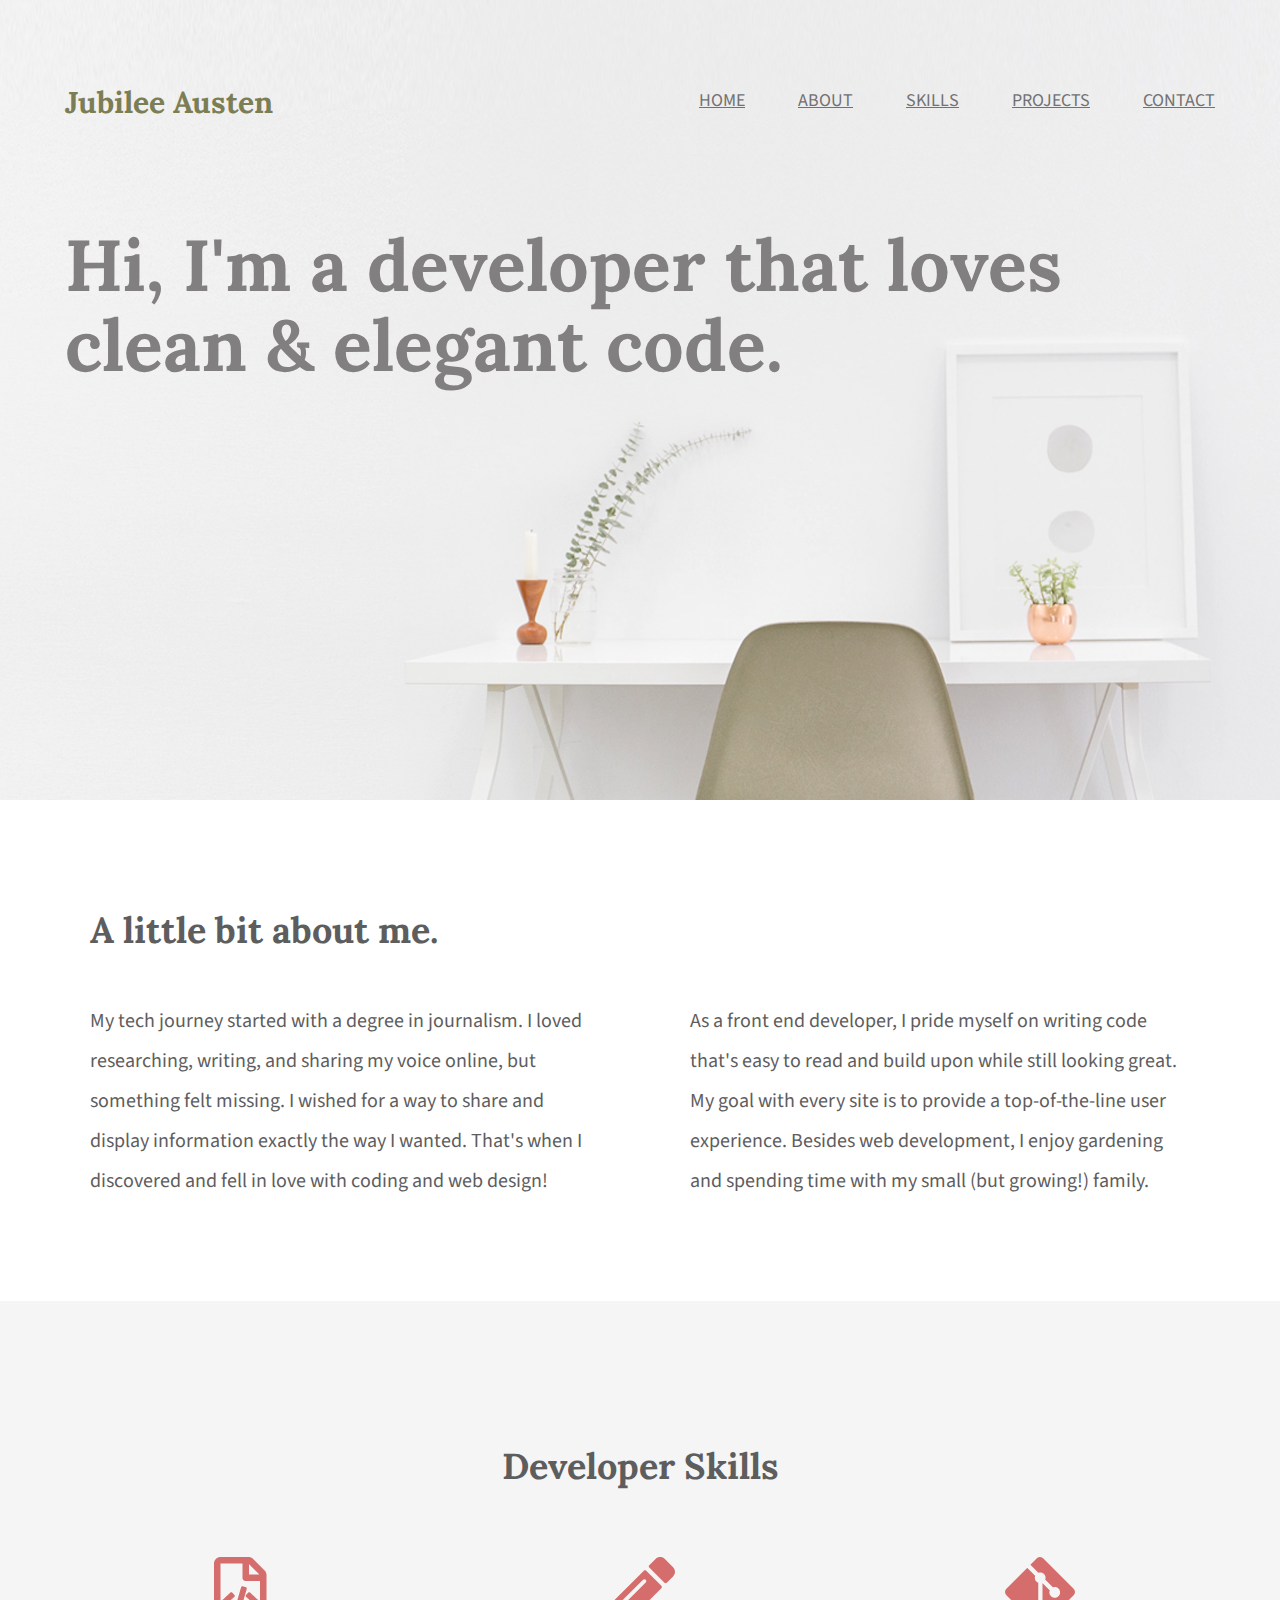
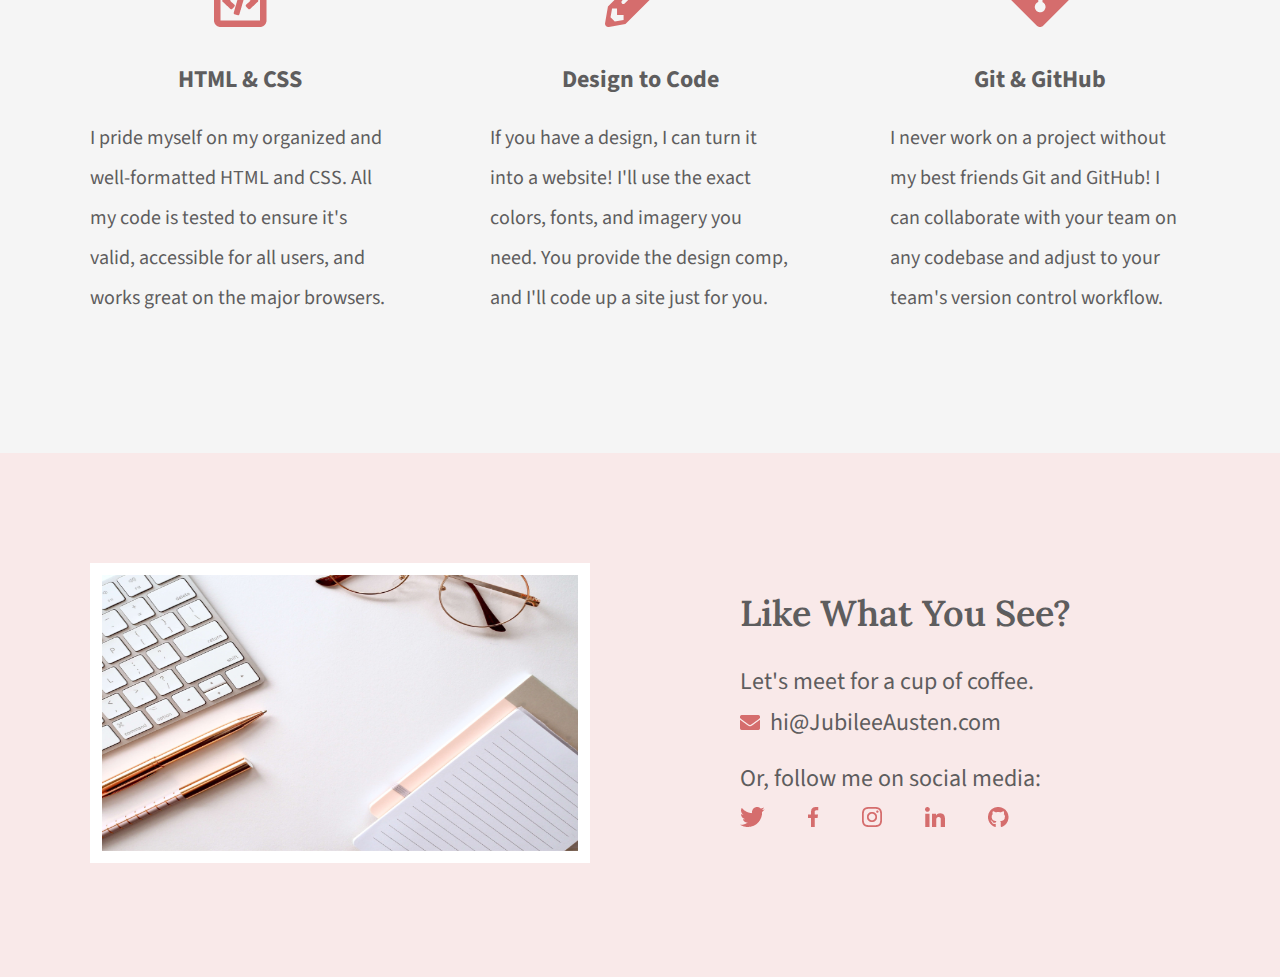
<file: index.html>
<!DOCTYPE html>
<html lang="en">

<head>
    <meta charset="UTF-8">
    <title>Jubilee Austen | Portfolio</title>
    <link rel="stylesheet" href="css/normalize.css">
    <link rel="stylesheet" href="css/main.css">
    <link rel="preconnect" href="https://fonts.googleapis.com">
    <link rel="preconnect" href="https://fonts.gstatic.com" crossorigin>
    <link
        href="https://fonts.googleapis.com/css2?family=Lora:wght@400;600;700&family=Source+Sans+Pro:wght@400;600;700&display=swap"
        rel="stylesheet">
</head>

<body>
    <header class="homepage-hero">
        <div class="content-wrapper">
            <h1>Jubilee Austen</h1>
            <nav>
                <ul>
                    <li><a href="#home">Home</a></li>
                    <li><a href="#about">about</a></li>
                    <li><a href="#skills">skills</a></li>
                    <li><a href="projects/index.html">Projects</a></li>
                    <li><a href="#contact">contact</a></li>
                </ul>
            </nav>
            <h2>Hi, I'm a developer that loves clean & elegant code.</h2>
        </div>
    </header>
    <main>
        <section id="about">
            <div class="content-wrapper">
                <h2>A little bit about me.</h2>
                <p>My tech journey started with a degree in journalism. I loved researching, writing, and sharing my voice online, but something felt missing. I wished for a way to share and display information exactly the way I wanted. That's when I discovered and fell in love with coding and web design!</p>
                <p>As a front end developer, I pride myself on writing code that's easy to read and build upon while still looking great. My goal with every site is to provide a top-of-the-line user experience. Besides web development, I enjoy gardening and spending time with my small (but growing!) family.</p>
            </div>
        </section>
        <section id="skills">
            <div class="content-wrapper">
                <h2>Developer Skills</h2>
                <div class="skill-list">
                    <img src="img/html-icon.png" alt="html icon">
                    <h3>HTML & CSS</h3>
                    <p>I pride myself on my organized and well-formatted HTML and CSS. All my code is tested to ensure it's valid, accessible for all users, and works great on the major browsers.</p>
                </div>
                <div class="skill-list">
                    <img src="img/pencil-icon.png" alt="pencil icon">
                    <h3>Design to Code</h3>
                    <p>If you have a design, I can turn it into a website! I'll use the exact colors, fonts, and imagery you need. You provide the design comp, and I'll code up a site just for you.</p>
                </div>
                <div class="skill-list">
                    <img src="img/git-icon.png" alt="GitHub icon">
                    <h3>Git & GitHub</h3>
                    <p>I never work on a project without my best friends Git and GitHub! I can collaborate with your team on any codebase and adjust to your team's version control workflow.</p>
                </div>
            </div>
        </section>
    </main>
    <footer id="contact">
        <div class="content-wrapper">
            <div class="contact-image">
                <img src="img/jess-bailey-q10VITrVYUM-unsplash.png" alt="work desk with a keyboard, pen, glasses, and notebook" id="contact-img"> 
            </div>
            <div class="contact-info">
                <h2>Like What You See?</h2>
                <h3 id="email-header">Let's meet for a cup of coffee.</h3>
                <a href="mailto:hi@jubileeausten.com"><img src="img/envelope.png" alt="envelope icon" id="envelope">hi@JubileeAusten.com</a>
                <h3 id="socialmedia-header">Or, follow me on social media:</h3>
                <ul>
                    <li><a href="https://twitter.com/home" target="_blank"><img src="img/twitter.png" alt="Twitter icon"></a></li>
                    <li><a href="https://www.facebook.com" target="_blank"><img src="img/facebook.png" alt="Facebook icon"></a></li>
                    <li><a href="https://www.instagram.com" target="_blank"><img src="img/instagram.png" alt="Instagram icon"></a></li>
                    <li><a href="https://www.linkedin.com" target="_blank"><img src="img/linkedin.png" alt="LinkedIn icon"></a></li>
                    <li><a href="https://github.com" target="_blank"><img src="img/github.png" alt="GitHub icon"></a></li>
                </ul>
            </div>
        </div>
    </footer>
</body>

</html>
</file>
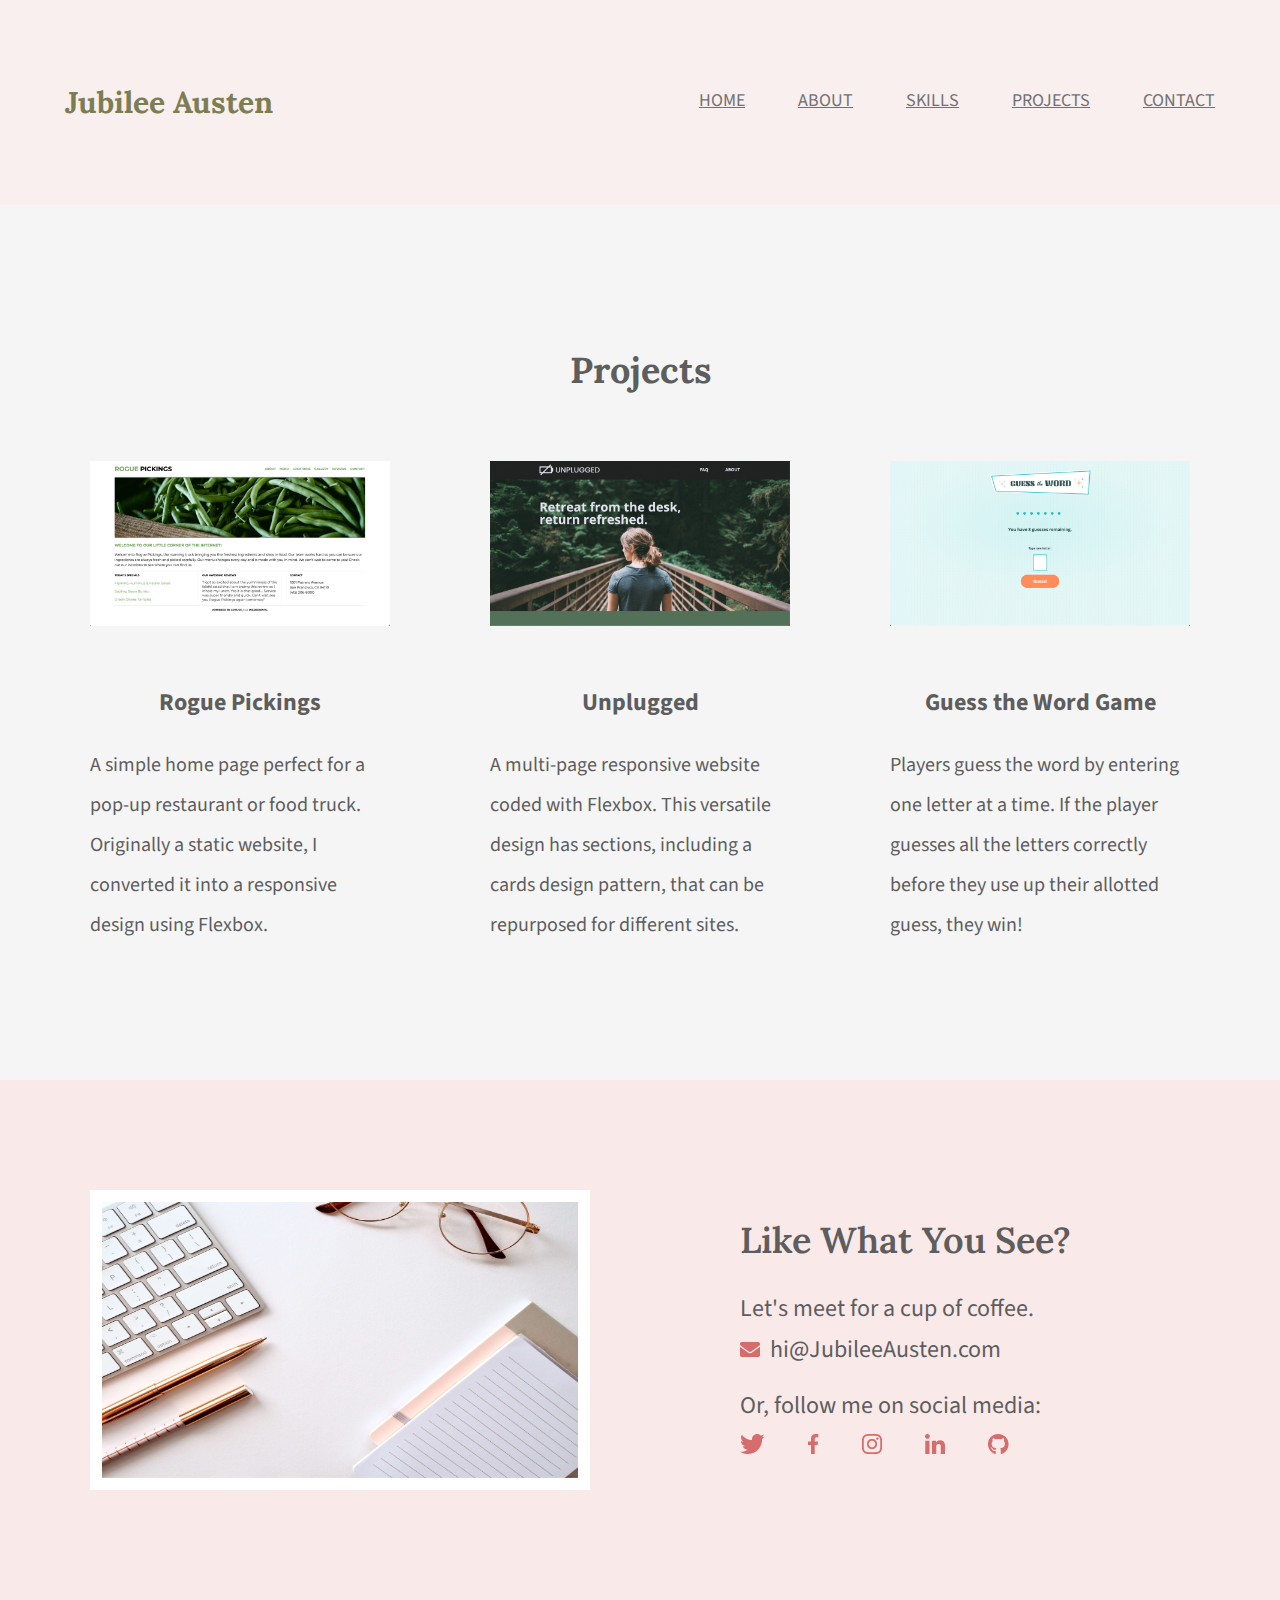
<file: projects/index.html>
<!DOCTYPE html>
<html lang="en">

<head>
    <meta charset="UTF-8">
    <title>Projects | Jubilee Austen</title>
    <link rel="stylesheet" href="../css/normalize.css">
    <link rel="stylesheet" href="../css/main.css">
    <link rel="preconnect" href="https://fonts.googleapis.com">
    <link rel="preconnect" href="https://fonts.gstatic.com" crossorigin>
    <link
        href="https://fonts.googleapis.com/css2?family=Lora:wght@400;600;700&family=Source+Sans+Pro:wght@400;600;700&
display=swap"
        rel="stylesheet">
</head>

<body>
    <header class="extra-hero">
        <div class="content-wrapper">
            <h1>Jubilee Austen</h1>
            <nav>
                <ul>
                    <li><a href="../index.html#home">Home</a></li>
                    <li><a href="../index.html#about">about</a></li>
                    <li><a href="../index.html#skills">skills</a></li>
                    <li><a href="#">Projects</a></li>
                    <li><a href="../index.html#contact">contact</a></li>
                </ul>
            </nav>
        </div>
    </header>
    <main>
        <section id="projects">
            <div class="content-wrapper">
                <h2>Projects</h2>

                <div class="project-piece">
                    <a href="https://skillcrush.github.io/206-rogue_pickings/" target="_blank"><img src="../img/rogue-pickings.png" alt="rogue-pickings"></a>

                    <h3>Rogue Pickings</h3>

                    <p>A simple home page perfect for a pop-up restaurant or food truck. Originally a static website, I converted it into a responsive design using Flexbox.</p>

                </div>

                <div class="project-piece">

                    <a href="https://skillcrush.github.io/206-unplugged_retreat/" target="_blank"><img src="../img/unplugged.png" alt="unplugged"></a>

                    <h3>Unplugged</h3>

                    <p>A multi-page responsive website coded with Flexbox. This versatile design has sections, including a cards design pattern, that can be repurposed for different sites.</p>

                </div>

                <div class="project-piece">

                    <a href="https://skillcrush.github.io/guess-the-word/" target="_blank"><img src="../img/guess-the-word-game.png" alt="word game"></a>

                    <h3>Guess the Word Game</h3>

                    <p>Players guess the word by entering one letter at a time. If the player guesses all the letters correctly before they use up their allotted guess, they win!</p>

                </div>
            </div>
        </section>
    </main>
    <footer id="contact">
        <div class="content-wrapper">
            <div class="contact-image">
                <img src="../img/jess-bailey-q10VITrVYUM-unsplash.png" alt=" contact image" id="contact-img">

            </div>
            <div class="contact-info">
                <h2>Like What You See?</h2>

                <h3 id="email-header">Let's meet for a cup of coffee.</h3>

                <a href="mailto:hi@jubileeausten.com"><img src="../img/envelope.png" alt="envelope icon" 
                id="envelope">hi@JubileeAusten.com</a>

                <h3 id="socialmedia-header">Or, follow me on social media:</h3>

                <ul>
                    <li><a href="https://twitter.com/home" target="_blank"><img src="../img/twitter.png" alt="Twitter ic"></a></li>

                    <li><a href="https://www.facebook.com" target="_blank"><img src="../img/facebook.png" alt="Facebook"></a></li>

                    <li><a href="https://www.instagram.com" target="_blank"><img src="../img/instagram.png" alt="Instagram"></a></li>

                    <li><a href="https://www.linkedin.com" target="_blank"><img src="../img/linkedin.png" alt="LinkedIn"></a></li>

                    <li><a href="https://github.com" target="_blank"><img src="../img/github.png" alt="GitHub icon"></a></li>
                </ul>
            </div>
        </div>
    </footer>
</body>

</html>
</file>
<file: css/main.css>
/****** Global Styles ******/
body {
    font-family: 'Source Sans Pro', sans-serif;
    color: #5e5d5e;
}

.content-wrapper {
    width: 1200px;
    margin: 0 auto;
    overflow: auto;
}

/****** Header Styles ******/
.homepage-hero {
    background: url('../img/full-background.png'), #f9efef;
    background-size: cover;
    background-position: center;
    height: 800px;
}

header h1 {
    float: left;
    width: 300px;
    font-family: 'Lora', serif;
    font-size: 30px;
    color: #7b7e54;
    padding: 65px 0 65px 25px;
}

header nav {
    width: 800px;
    float: right;
    text-align: right;
    padding: 75px 25px 75px 0;
}

nav ul li {
    display: inline-block;
}

nav ul li a {
    text-transform: uppercase;
    font-size: 18px;
    color: #727172;
    padding-left: 50px;
}

header h2 {
    width: 1000px;
    clear: both;
    font-family: 'Lora', serif;
    font-size: 72px;
    line-height: 80px;
    color: #817f80;
    padding: 20px 0 20px 25px;
}

/****** About Styles ******/
#about .content-wrapper {
    padding: 80px 0;
}

#about h2 {
    font-family: 'Lora', serif;
    font-size: 36px;
    padding-left: 50px;
}

#about p {
    float: left;
    width: 500px;
    font-size: 20px;
    line-height: 40px;
    padding: 0 50px;
}

/****** Skill Styles ******/
#skills {
    background: #f5f5f5;
    text-align: center;
}

#skills .content-wrapper {
    padding: 115px 0;
}

#skills .skill-list {
    float: left;
    width: 300px;
    padding: 0 50px;
}

#skills h2 {
    font-family: 'Lora', serif;
    font-size: 36px;
    padding-bottom: 40px;
}

#skills h3 {
    font-size: 24px;
    line-height: 36px;
    margin: 30px 0 20px 0;
}

#skills p {
    font-size: 20px;
    line-height: 40px;
    text-align: left;
}

/****** Contact Styles ******/
#contact {
    background: #f9e9e9;
}

#contact .content-wrapper {
    padding: 110px 0;
}

#contact .contact-image {
    float: left;
    width: 600px;
}

#contact #contact-img {
    width: 500px;
    height: 300px;
    border: 12px solid #ffffff;
    margin: 0 50px;
    box-sizing: border-box;
}

#contact .contact-info {
    float: left;
    width: 600px;
    padding-left: 100px;
    box-sizing: border-box;
}

#contact h2 {
    font-family: "Lora", serif;
    font-weight: 600;
    font-size: 36px;
    margin: 30px 0;
}

#contact h3 {
    font-size: 24px;
    font-weight: 400;
    line-height: 36px;
}

#contact #email-header {
    margin-bottom: 5px;
}

#contact #socialmedia-header {
    margin: 20px 0 5px 0;
}

#contact #envelope {
    padding-right: 10px;
}

#contact a {
    text-decoration: none;
    color: #5e5d5e;
    font-size: 24px;
    line-height: 36px;
}

#contact ul {
    margin-top: 0;
    padding-left: 0;
}

#contact ul li {
    display: inline-block;
}

#contact ul img {
    padding-right: 40px;
}

/** PROJECTS PAGE STYLES ****/
/** PROJECTS PAGE HEADER STYLES ***/

.extra-hero{
    background: #f9efef;
}

/** Projects Page Project Styles**/ 

#projects {
    background: #f5f5f5;
    text-align: center;
}

#projects .content-wrapper {
    padding: 115px 0;
}

#projects .project-piece {
    float: left;
    width: 300px;
    padding: 0 50px;
}

#projects h2 {
    font-family: 'Lora', serif;
    font-size: 36px;
    padding-bottom: 40px;
}

#projects h3 {
    font-size: 24px;
    line-height: 36px;
}

#projects p {
    font-size: 20px;
    line-height: 40px;
    text-align: left;
}

#projects img {
    width: 300px;
    padding-bottom: 30px;
}
</file>
